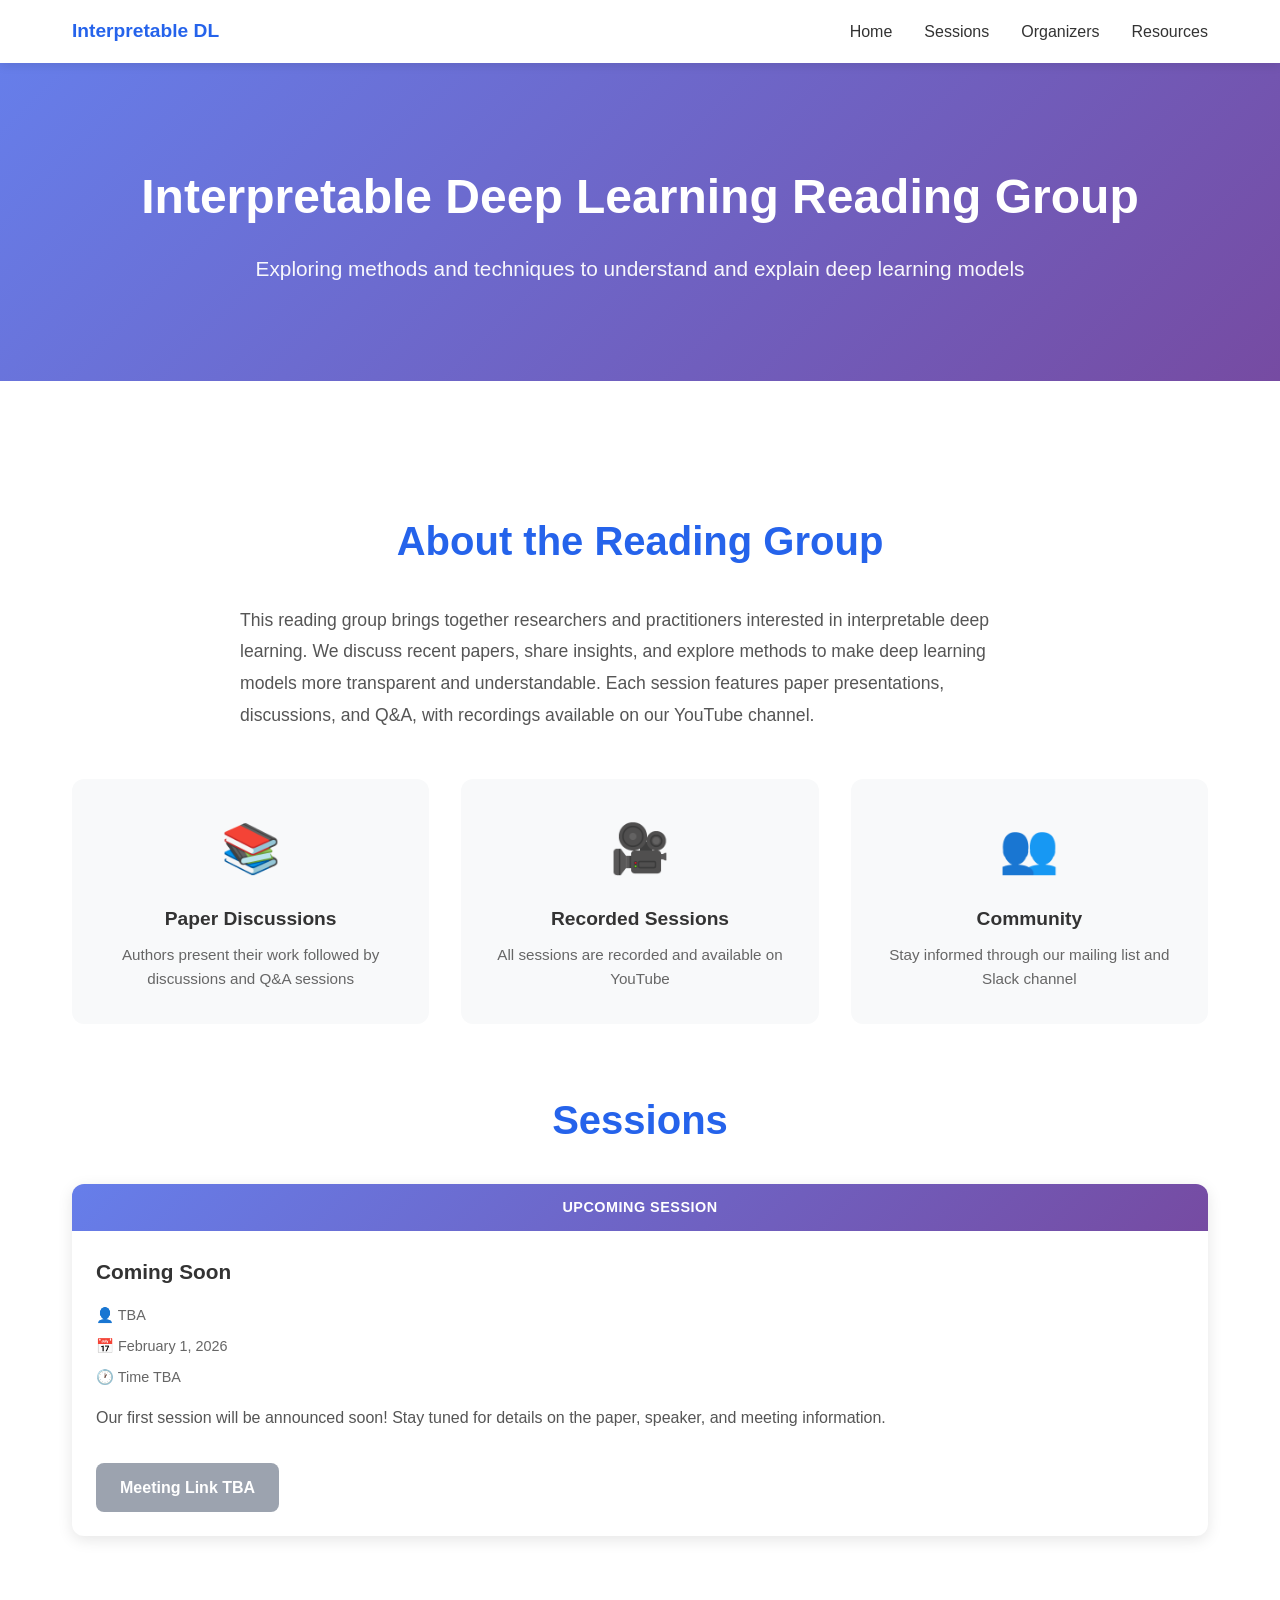
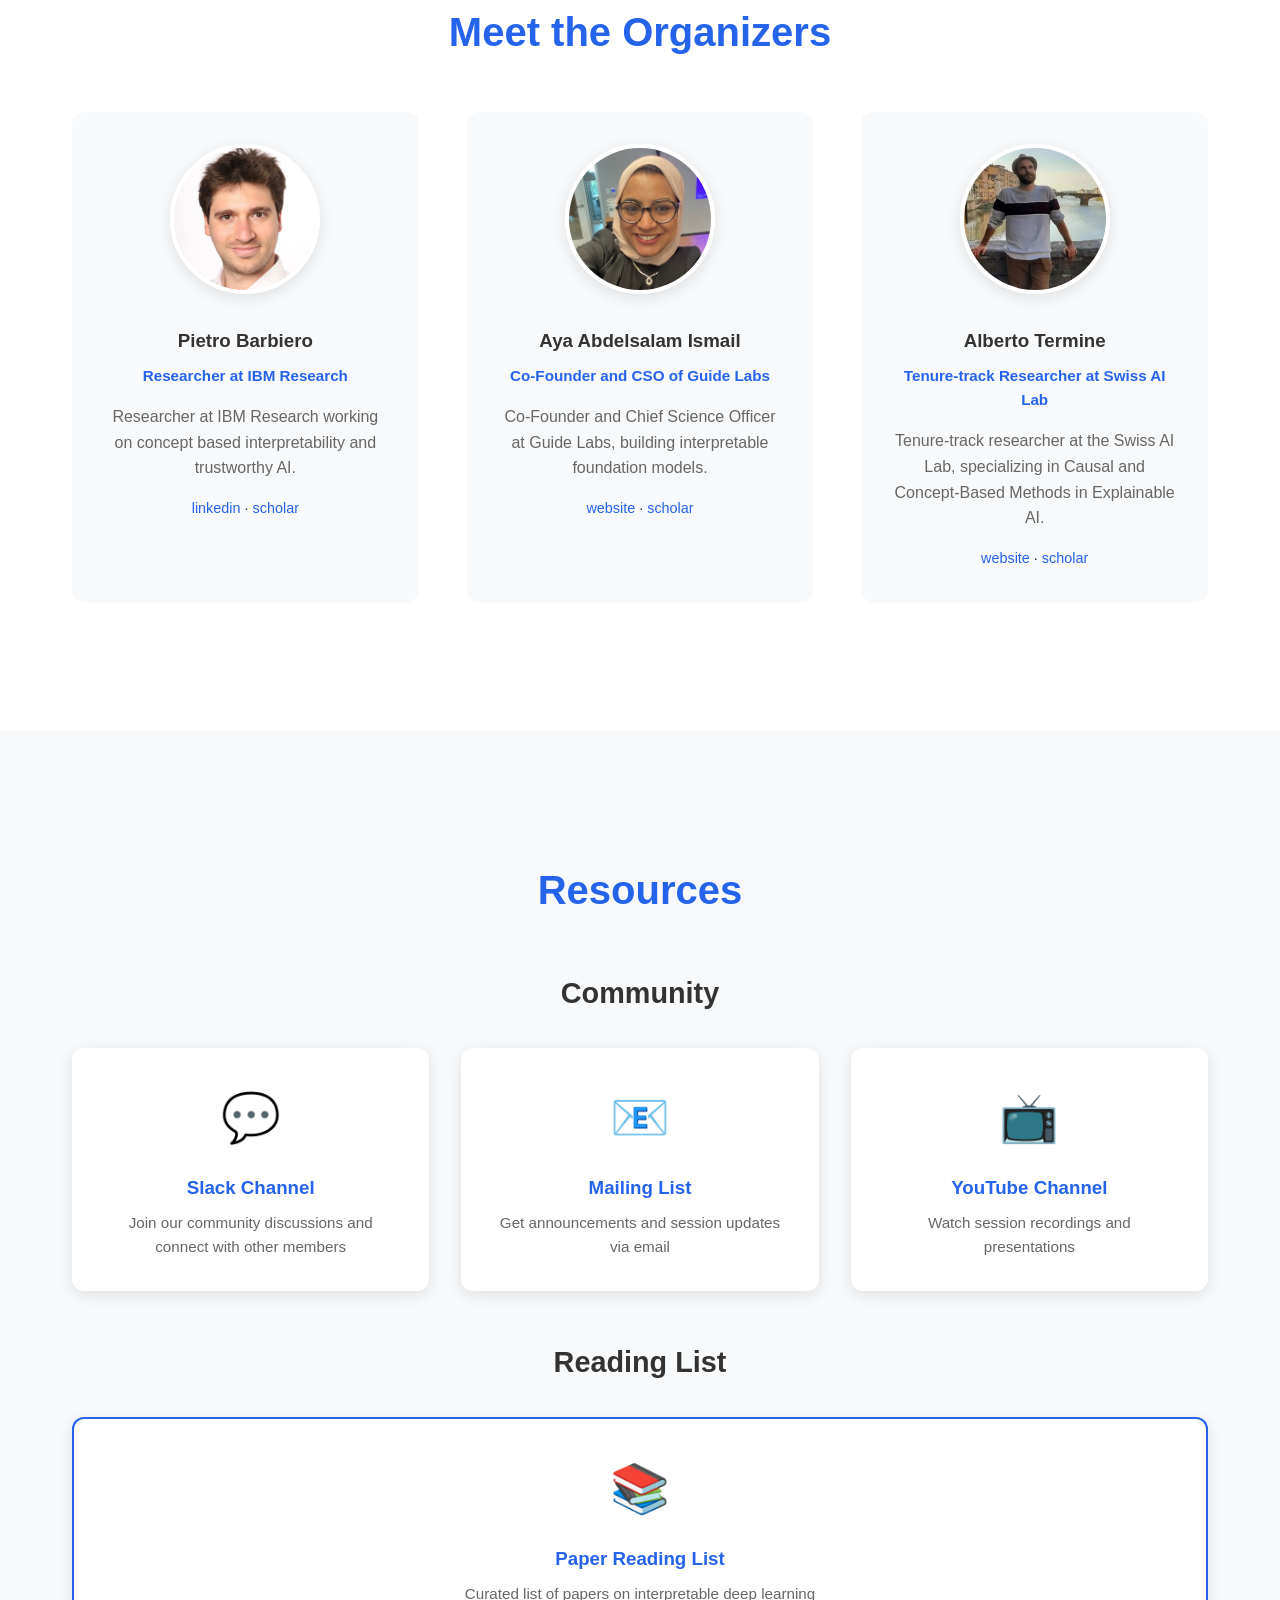
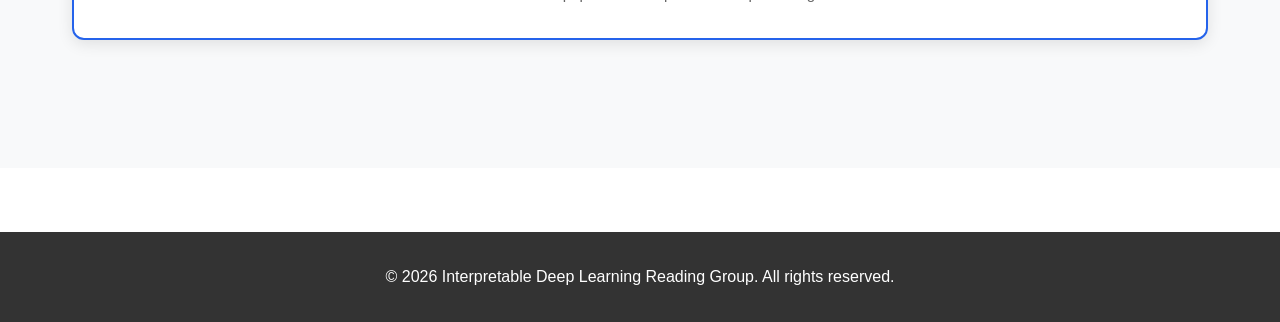
<file: index.html>
<!DOCTYPE html>
<html lang="en">
<head>
    <meta charset="UTF-8">
    <meta name="viewport" content="width=device-width, initial-scale=1.0">
    <title>Interpretable Deep Learning Reading Group</title>
    <link rel="stylesheet" href="css/style.css">
</head>
<body>
    <!-- Navigation -->
    <nav>
        <div class="nav-container">
            <div class="logo">Interpretable DL</div>
            <ul class="nav-links">
                <li><a href="#home">Home</a></li>
                <li><a href="#sessions">Sessions</a></li>
                <li><a href="#organizers">Organizers</a></li>
                <li><a href="#resources">Resources</a></li>
            </ul>
        </div>
    </nav>

    <!-- Hero Section -->
    <section id="home" class="hero">
        <h1>Interpretable Deep Learning Reading Group</h1>
        <p>Exploring methods and techniques to understand and explain deep learning models</p>
    </section>

    <!-- About Section -->
    <div class="container">
        <section id="about">
            <h2 id="about-title">About the Reading Group</h2>
            <div class="about-text">
                <p id="about-description"></p>
            </div>
            <div class="highlights-grid" id="highlights-container"></div>
        </section>

        <!-- Sessions Section -->
        <section id="sessions">
            <h2>Sessions</h2>
            <div class="sessions-grid" id="sessions-container">
                <div class="loading">Loading sessions...</div>
            </div>
        </section>

        <!-- Organizers Section -->
        <section id="organizers">
            <h2>Meet the Organizers</h2>
            <div class="organizers-grid" id="organizers-container">
                <div class="loading">Loading organizers...</div>
            </div>
        </section>
    </div>

    <!-- Resources Section -->
    <section id="resources" class="resources-section">
        <div class="container">
            <h2>Resources</h2>
            
            <!-- Community Links -->
            <h3 class="section-subtitle">Community</h3>
            <div class="resources-grid" id="community-container">
                <div class="loading">Loading resources...</div>
            </div>

            <!-- Reading List -->
            <h3 class="section-subtitle">Reading List</h3>
            <div class="resources-grid" id="reading-list-container">
                <div class="loading">Loading reading list...</div>
            </div>
        </div>
    </section>

    <!-- Footer -->
    <footer>
        <p>&copy; 2026 Interpretable Deep Learning Reading Group. All rights reserved.</p>
    </footer>

    <!-- Load JavaScript -->
    <script src="js/main.js"></script>
</body>
</html>
</file>
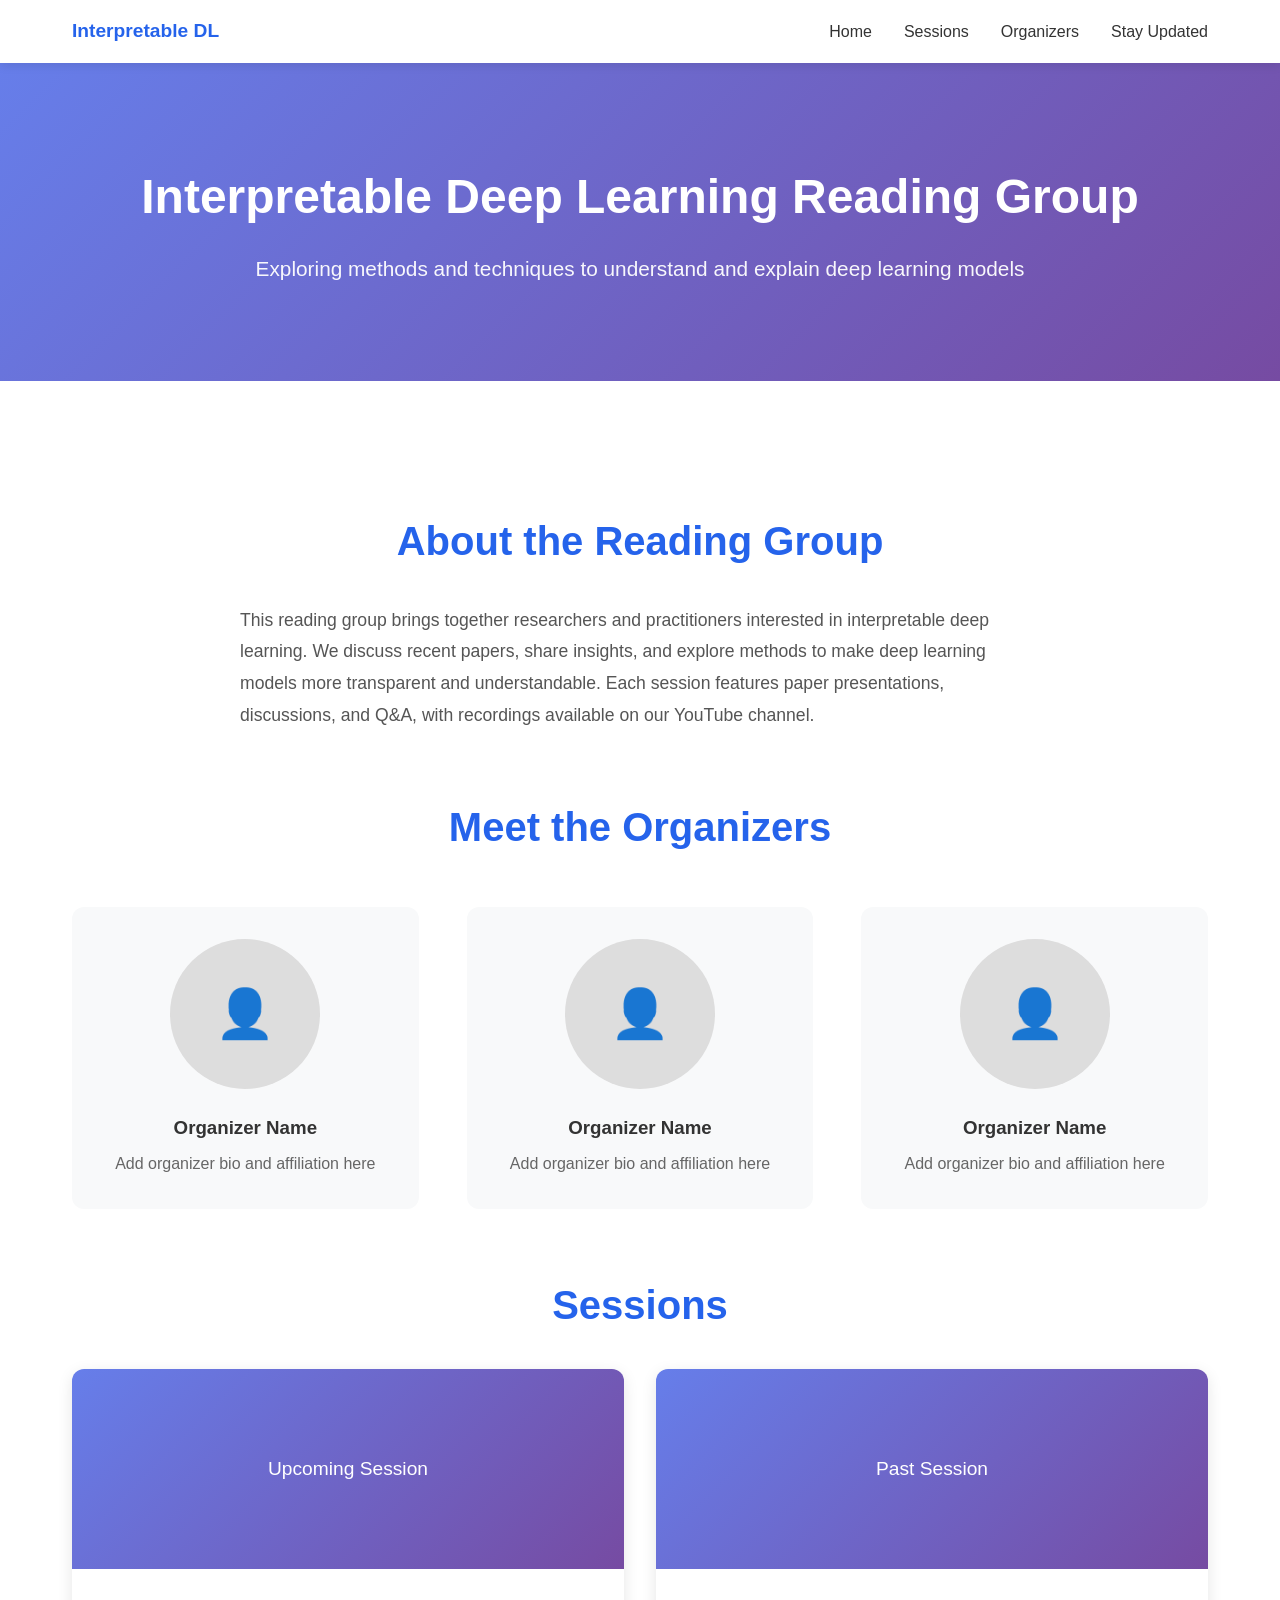
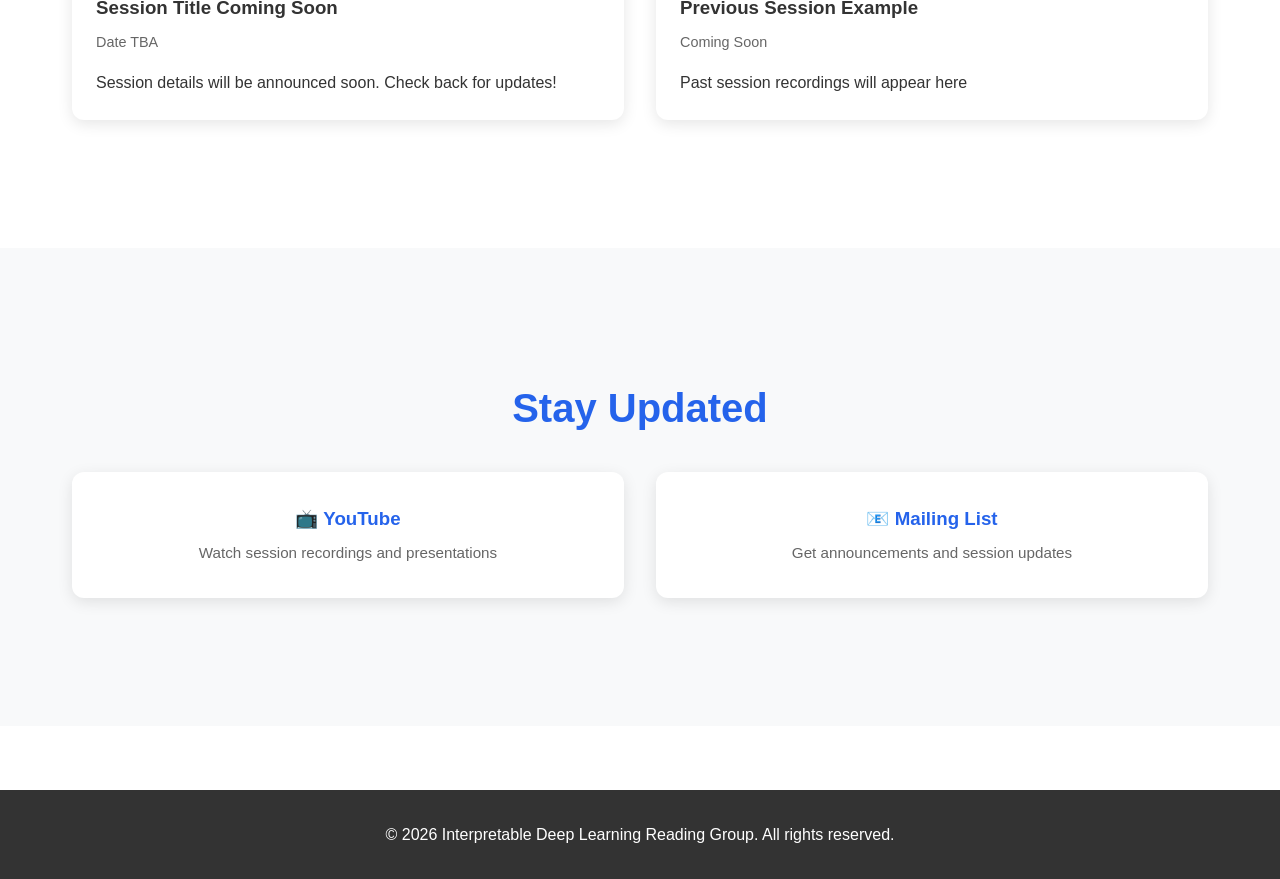
<file: idl-reading-group.html>
<!DOCTYPE html>
<html lang="en">
<head>
    <meta charset="UTF-8">
    <meta name="viewport" content="width=device-width, initial-scale=1.0">
    <title>Interpretable Deep Learning Reading Group</title>
    <style>
        * {
            margin: 0;
            padding: 0;
            box-sizing: border-box;
        }

        body {
            font-family: -apple-system, BlinkMacSystemFont, 'Segoe UI', Roboto, Oxygen, Ubuntu, Cantarell, sans-serif;
            line-height: 1.6;
            color: #333;
        }

        nav {
            background: #fff;
            box-shadow: 0 2px 10px rgba(0,0,0,0.1);
            position: sticky;
            top: 0;
            z-index: 100;
        }

        .nav-container {
            max-width: 1200px;
            margin: 0 auto;
            padding: 1rem 2rem;
            display: flex;
            justify-content: space-between;
            align-items: center;
        }

        .logo {
            font-size: 1.2rem;
            font-weight: bold;
            color: #2563eb;
        }

        .nav-links {
            display: flex;
            gap: 2rem;
            list-style: none;
        }

        .nav-links a {
            text-decoration: none;
            color: #333;
            transition: color 0.3s;
        }

        .nav-links a:hover {
            color: #2563eb;
        }

        .hero {
            background: linear-gradient(135deg, #667eea 0%, #764ba2 100%);
            color: white;
            padding: 6rem 2rem;
            text-align: center;
        }

        .hero h1 {
            font-size: 3rem;
            margin-bottom: 1rem;
        }

        .hero p {
            font-size: 1.3rem;
            max-width: 800px;
            margin: 0 auto;
            opacity: 0.95;
        }

        .container {
            max-width: 1200px;
            margin: 0 auto;
            padding: 4rem 2rem;
        }

        section {
            margin-bottom: 4rem;
        }

        h2 {
            font-size: 2.5rem;
            margin-bottom: 2rem;
            text-align: center;
            color: #2563eb;
        }

        .about-text {
            max-width: 800px;
            margin: 0 auto;
            font-size: 1.1rem;
            line-height: 1.8;
            color: #555;
        }

        .organizers-grid {
            display: grid;
            grid-template-columns: repeat(auto-fit, minmax(300px, 1fr));
            gap: 3rem;
            margin-top: 3rem;
        }

        .organizer-card {
            text-align: center;
            padding: 2rem;
            background: #f8f9fa;
            border-radius: 12px;
            transition: transform 0.3s;
        }

        .organizer-card:hover {
            transform: translateY(-5px);
            box-shadow: 0 10px 30px rgba(0,0,0,0.1);
        }

        .organizer-img {
            width: 150px;
            height: 150px;
            border-radius: 50%;
            margin-bottom: 1.5rem;
            background: #ddd;
            display: flex;
            align-items: center;
            justify-content: center;
            margin-left: auto;
            margin-right: auto;
            font-size: 3rem;
            color: #999;
        }

        .organizer-card h3 {
            color: #333;
            margin-bottom: 0.5rem;
        }

        .organizer-card p {
            color: #666;
            line-height: 1.6;
        }

        .sessions-grid {
            display: grid;
            grid-template-columns: repeat(auto-fit, minmax(350px, 1fr));
            gap: 2rem;
            margin-top: 2rem;
        }

        .session-card {
            background: white;
            border-radius: 12px;
            overflow: hidden;
            box-shadow: 0 4px 15px rgba(0,0,0,0.1);
            transition: transform 0.3s;
        }

        .session-card:hover {
            transform: translateY(-5px);
            box-shadow: 0 8px 25px rgba(0,0,0,0.15);
        }

        .session-placeholder {
            width: 100%;
            height: 200px;
            background: linear-gradient(135deg, #667eea 0%, #764ba2 100%);
            display: flex;
            align-items: center;
            justify-content: center;
            color: white;
            font-size: 1.2rem;
        }

        .session-content {
            padding: 1.5rem;
        }

        .session-content h3 {
            margin-bottom: 0.5rem;
            color: #333;
        }

        .session-date {
            color: #666;
            font-size: 0.9rem;
            margin-bottom: 1rem;
        }

        .stay-updated {
            background: #f8f9fa;
            padding: 4rem 2rem;
        }

        .update-grid {
            display: grid;
            grid-template-columns: repeat(auto-fit, minmax(250px, 1fr));
            gap: 2rem;
            max-width: 1200px;
            margin: 0 auto;
        }

        .update-card {
            background: white;
            padding: 2rem;
            border-radius: 12px;
            text-align: center;
            transition: transform 0.3s;
            text-decoration: none;
            color: inherit;
            display: block;
            box-shadow: 0 4px 15px rgba(0,0,0,0.1);
        }

        .update-card:hover {
            transform: translateY(-5px);
            box-shadow: 0 8px 25px rgba(0,0,0,0.15);
        }

        .update-card h3 {
            color: #2563eb;
            margin-bottom: 0.5rem;
        }

        .update-card p {
            color: #666;
            font-size: 0.95rem;
        }

        footer {
            background: #333;
            color: white;
            text-align: center;
            padding: 2rem;
        }

        @media (max-width: 768px) {
            .hero h1 {
                font-size: 2rem;
            }
            
            .hero p {
                font-size: 1.1rem;
            }

            .nav-links {
                flex-direction: column;
                gap: 0.5rem;
            }
        }
    </style>
</head>
<body>
    <nav>
        <div class="nav-container">
            <div class="logo">Interpretable DL</div>
            <ul class="nav-links">
                <li><a href="#home">Home</a></li>
                <li><a href="#sessions">Sessions</a></li>
                <li><a href="#organizers">Organizers</a></li>
                <li><a href="#stay-updated">Stay Updated</a></li>
            </ul>
        </div>
    </nav>

    <section id="home" class="hero">
        <h1>Interpretable Deep Learning Reading Group</h1>
        <p>Exploring methods and techniques to understand and explain deep learning models</p>
    </section>

    <div class="container">
        <section id="about">
            <h2>About the Reading Group</h2>
            <div class="about-text">
                <p>
                    This reading group brings together researchers and practitioners interested in interpretable deep learning. 
                    We discuss recent papers, share insights, and explore methods to make deep learning models more transparent 
                    and understandable. Each session features paper presentations, discussions, and Q&A, with recordings available 
                    on our YouTube channel.
                </p>
            </div>
        </section>

        <section id="organizers">
            <h2>Meet the Organizers</h2>
            <div class="organizers-grid">
                <div class="organizer-card">
                    <div class="organizer-img">👤</div>
                    <h3>Organizer Name</h3>
                    <p>Add organizer bio and affiliation here</p>
                </div>
                <div class="organizer-card">
                    <div class="organizer-img">👤</div>
                    <h3>Organizer Name</h3>
                    <p>Add organizer bio and affiliation here</p>
                </div>
                <div class="organizer-card">
                    <div class="organizer-img">👤</div>
                    <h3>Organizer Name</h3>
                    <p>Add organizer bio and affiliation here</p>
                </div>
            </div>
        </section>

        <section id="sessions">
            <h2>Sessions</h2>
            <div class="sessions-grid">
                <div class="session-card">
                    <div class="session-placeholder">Upcoming Session</div>
                    <div class="session-content">
                        <h3>Session Title Coming Soon</h3>
                        <div class="session-date">Date TBA</div>
                        <p>Session details will be announced soon. Check back for updates!</p>
                    </div>
                </div>
                <div class="session-card">
                    <div class="session-placeholder">Past Session</div>
                    <div class="session-content">
                        <h3>Previous Session Example</h3>
                        <div class="session-date">Coming Soon</div>
                        <p>Past session recordings will appear here</p>
                    </div>
                </div>
            </div>
        </section>
    </div>

    <section id="stay-updated" class="stay-updated">
        <div class="container">
            <h2>Stay Updated</h2>
            <div class="update-grid">
                <a href="https://www.youtube.com/channel/UCy8uptc0EIq14hBg3s8Izew" target="_blank" class="update-card">
                    <h3>📺 YouTube</h3>
                    <p>Watch session recordings and presentations</p>
                </a>
                <a href="https://groups.google.com/g/interpretable-deep-learning" target="_blank" class="update-card">
                    <h3>📧 Mailing List</h3>
                    <p>Get announcements and session updates</p>
                </a>
            </div>
        </div>
    </section>

    <footer>
        <p>&copy; 2026 Interpretable Deep Learning Reading Group. All rights reserved.</p>
    </footer>
</body>
</html>
</file>
<file: css/style.css>
/* Reset and Base Styles */
* {
    margin: 0;
    padding: 0;
    box-sizing: border-box;
}

body {
    font-family: -apple-system, BlinkMacSystemFont, 'Segoe UI', Roboto, Oxygen, Ubuntu, Cantarell, sans-serif;
    line-height: 1.6;
    color: #333;
}

/* Navigation */
nav {
    background: #fff;
    box-shadow: 0 2px 10px rgba(0,0,0,0.1);
    position: sticky;
    top: 0;
    z-index: 100;
}

.nav-container {
    max-width: 1200px;
    margin: 0 auto;
    padding: 1rem 2rem;
    display: flex;
    justify-content: space-between;
    align-items: center;
}

.logo {
    font-size: 1.2rem;
    font-weight: bold;
    color: #2563eb;
}

.nav-links {
    display: flex;
    gap: 2rem;
    list-style: none;
}

.nav-links a {
    text-decoration: none;
    color: #333;
    transition: color 0.3s;
    font-weight: 500;
}

.nav-links a:hover {
    color: #2563eb;
}

/* Hero Section */
.hero {
    background: linear-gradient(135deg, #667eea 0%, #764ba2 100%);
    color: white;
    padding: 6rem 2rem;
    text-align: center;
}

.hero h1 {
    font-size: 3rem;
    margin-bottom: 1rem;
}

.hero p {
    font-size: 1.3rem;
    max-width: 800px;
    margin: 0 auto;
    opacity: 0.95;
}

/* Container */
.container {
    max-width: 1200px;
    margin: 0 auto;
    padding: 4rem 2rem;
}

section {
    margin-bottom: 4rem;
}

h2 {
    font-size: 2.5rem;
    margin-bottom: 2rem;
    text-align: center;
    color: #2563eb;
}

h3.section-subtitle {
    font-size: 1.8rem;
    margin: 3rem 0 1.5rem;
    color: #333;
    text-align: center;
}

/* About Section */
.about-text {
    max-width: 800px;
    margin: 0 auto 3rem;
    font-size: 1.1rem;
    line-height: 1.8;
    color: #555;
}

.highlights-grid {
    display: grid;
    grid-template-columns: repeat(auto-fit, minmax(250px, 1fr));
    gap: 2rem;
    margin-top: 3rem;
}

.highlight-card {
    background: #f8f9fa;
    padding: 2rem;
    border-radius: 12px;
    text-align: center;
    transition: transform 0.3s;
}

.highlight-card:hover {
    transform: translateY(-5px);
    box-shadow: 0 10px 30px rgba(0,0,0,0.1);
}

.highlight-icon {
    font-size: 3rem;
    margin-bottom: 1rem;
}

.highlight-card h3 {
    color: #333;
    margin-bottom: 0.5rem;
    font-size: 1.2rem;
}

.highlight-card p {
    color: #666;
    font-size: 0.95rem;
}

/* Organizers Section */
.organizers-grid {
    display: grid;
    grid-template-columns: repeat(auto-fit, minmax(300px, 1fr));
    gap: 3rem;
    margin-top: 3rem;
}

.organizer-card {
    text-align: center;
    padding: 2rem;
    background: #f8f9fa;
    border-radius: 12px;
    transition: transform 0.3s;
}

.organizer-card:hover {
    transform: translateY(-5px);
    box-shadow: 0 10px 30px rgba(0,0,0,0.1);
}

.organizer-img {
    width: 150px;
    height: 150px;
    border-radius: 50%;
    margin-bottom: 1.5rem;
    object-fit: cover;
    border: 4px solid #fff;
    box-shadow: 0 4px 15px rgba(0,0,0,0.1);
}

.organizer-card h3 {
    color: #333;
    margin-bottom: 0.5rem;
}

.organizer-title {
    color: #2563eb;
    font-weight: 600;
    margin-bottom: 1rem;
    font-size: 0.95rem;
}

.organizer-bio {
    color: #666;
    line-height: 1.6;
    margin-bottom: 1rem;
}

.organizer-links {
    margin-top: 1rem;
    font-size: 0.9rem;
}

.organizer-link {
    color: #2563eb;
    text-decoration: none;
    transition: color 0.3s;
}

.organizer-link:hover {
    color: #1d4ed8;
    text-decoration: underline;
}

/* Sessions Section */
.sessions-grid {
    display: grid;
    grid-template-columns: repeat(auto-fit, minmax(350px, 1fr));
    gap: 2rem;
    margin-top: 2rem;
}

.session-card {
    background: white;
    border-radius: 12px;
    overflow: hidden;
    box-shadow: 0 4px 15px rgba(0,0,0,0.1);
    transition: transform 0.3s;
}

.session-card:hover {
    transform: translateY(-5px);
    box-shadow: 0 8px 25px rgba(0,0,0,0.15);
}

.session-header {
    padding: 0.75rem 1.5rem;
    color: white;
    font-weight: 600;
    text-align: center;
    font-size: 0.9rem;
    text-transform: uppercase;
    letter-spacing: 0.5px;
}

.session-header.upcoming {
    background: linear-gradient(135deg, #667eea 0%, #764ba2 100%);
}

.session-header.past {
    background: linear-gradient(135deg, #6b7280 0%, #4b5563 100%);
}

.session-content {
    padding: 1.5rem;
}

.session-content h3 {
    margin-bottom: 1rem;
    color: #333;
    font-size: 1.3rem;
}

.session-meta {
    display: flex;
    flex-direction: column;
    gap: 0.5rem;
    margin-bottom: 1rem;
    font-size: 0.9rem;
    color: #666;
}

.session-abstract {
    color: #555;
    line-height: 1.6;
    margin-bottom: 1rem;
}

.session-paper {
    margin: 1rem 0;
    padding: 0.75rem;
    background: #f8f9fa;
    border-radius: 8px;
    font-size: 0.9rem;
}

.session-paper a {
    color: #2563eb;
    text-decoration: none;
}

.session-paper a:hover {
    text-decoration: underline;
}

.session-button {
    display: inline-block;
    margin-top: 1rem;
    padding: 0.75rem 1.5rem;
    background: #2563eb;
    color: white;
    text-decoration: none;
    border-radius: 8px;
    font-weight: 600;
    transition: background 0.3s;
}

.session-button:hover {
    background: #1d4ed8;
}

.session-button.disabled {
    background: #9ca3af;
    cursor: not-allowed;
}

/* Resources Section */
.resources-section {
    background: #f8f9fa;
    padding: 4rem 2rem;
}

.resources-grid {
    display: grid;
    grid-template-columns: repeat(auto-fit, minmax(250px, 1fr));
    gap: 2rem;
    margin-top: 2rem;
}

.resource-card {
    background: white;
    padding: 2rem;
    border-radius: 12px;
    text-align: center;
    transition: transform 0.3s;
    text-decoration: none;
    color: inherit;
    display: block;
    box-shadow: 0 4px 15px rgba(0,0,0,0.1);
}

.resource-card:hover {
    transform: translateY(-5px);
    box-shadow: 0 8px 25px rgba(0,0,0,0.15);
}

.resource-card.featured {
    border: 2px solid #2563eb;
}

.resource-icon {
    font-size: 3rem;
    margin-bottom: 1rem;
}

.resource-card h3 {
    color: #2563eb;
    margin-bottom: 0.5rem;
}

.resource-card p {
    color: #666;
    font-size: 0.95rem;
}

/* Footer */
footer {
    background: #333;
    color: white;
    text-align: center;
    padding: 2rem;
}

/* Loading State */
.loading {
    text-align: center;
    color: #999;
    padding: 2rem;
    font-style: italic;
}

/* Responsive Design */
@media (max-width: 768px) {
    .hero h1 {
        font-size: 2rem;
    }
    
    .hero p {
        font-size: 1.1rem;
    }

    .nav-links {
        gap: 1rem;
    }

    h2 {
        font-size: 2rem;
    }

    .sessions-grid,
    .organizers-grid,
    .resources-grid {
        grid-template-columns: 1fr;
    }
}
</file>
